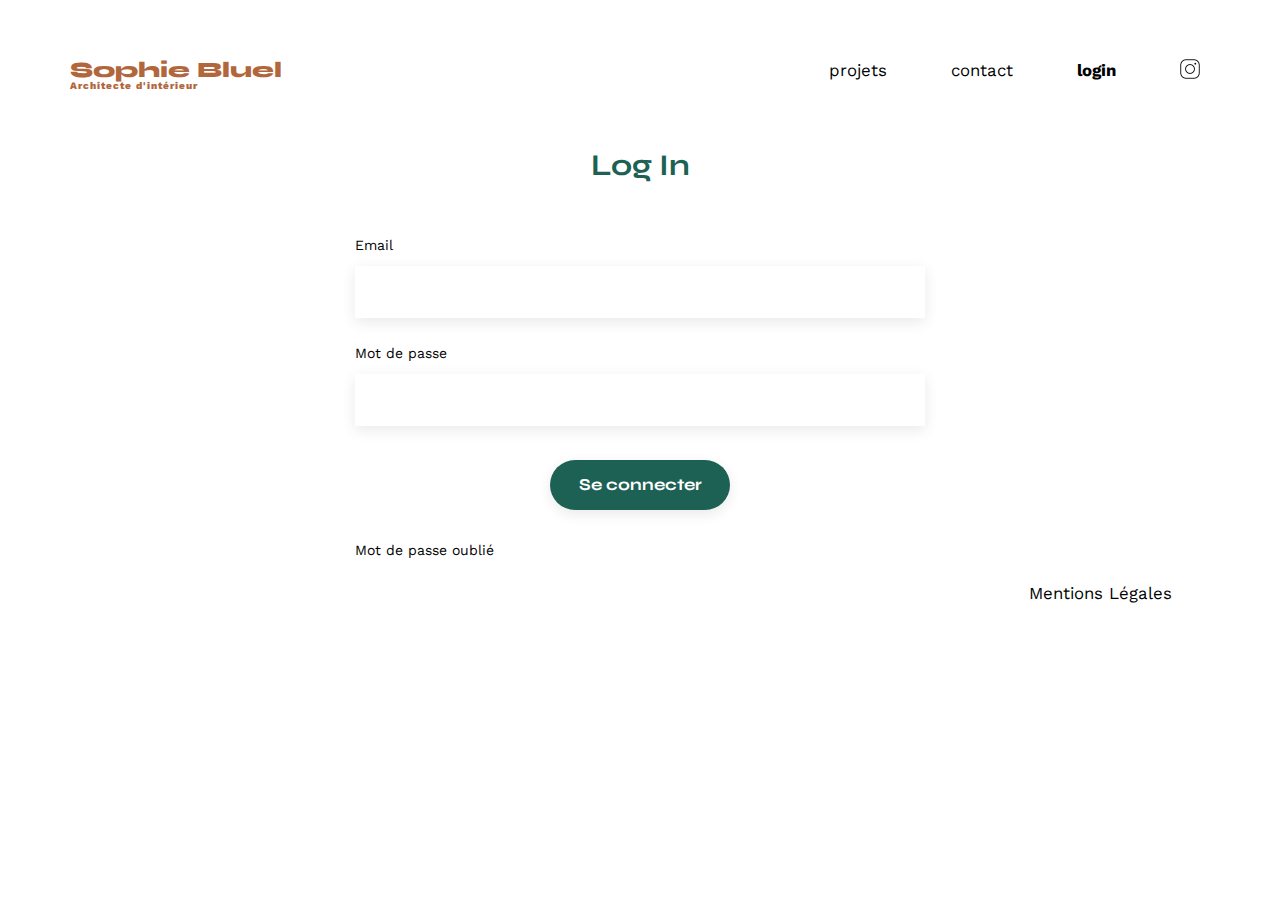
<file: login.html>
<!DOCTYPE html>
<html lang="fr">
  <head>
    <meta charset="UTF-8" />
    <title>Sophie Bluel - Architecte d'intérieur</title>
    <meta name="viewport" content="width=device-width, initial-scale=1.0" />
    <link rel="preconnect" href="https://fonts.googleapis.com" />
    <link rel="preconnect" href="https://fonts.gstatic.com" crossorigin />
    <link
      href="https://fonts.googleapis.com/css2?family=Syne:wght@700;800&family=Work+Sans&display=swap"
      rel="stylesheet"
    />
    <meta name="description" content="" />
    <link rel="stylesheet" href="./assets/style.css" />
    <script src="./assets/login.js"></script>
  </head>
  <body>
    <header>
      <h1>Sophie Bluel <span>Architecte d'intérieur</span></h1>
      <nav>
        <ul>
          <li><a href="index.html">projets</a></li>
          <li>contact</li>
          <li class="active"><a href="login.html">login</a></li>
          <li>
            <img
              class="logo"
              src="./assets/icons/instagram.png"
              alt="Instagram"
            />
          </li>
        </ul>
      </nav>
    </header>
    <main>
      <section id="contact">
        <h2>Log In</h2>
        <form action="#" method="post">
          <label for="email">Email</label>
          <input type="email" name="email" id="email" />
          <label for="password">Mot de passe</label>
          <input type="password" name="password" id="password" />
          <p id="error-message" class="hidden error-msg"></p>
          <input type="submit" value="Se connecter" />
          <p><a href="#">Mot de passe oublié</a></p>
        </form>
      </section>
    </main>

    <footer>
      <nav>
        <ul>
          <li>Mentions Légales</li>
        </ul>
      </nav>
    </footer>
  </body>
</html>
</file>
<file: assets/style.css>
/* http://meyerweb.com/eric/tools/css/reset/
   v2.0 | 20110126
   License: none (public domain)
*/

html,
body,
div,
span,
applet,
object,
iframe,
h1,
h2,
h3,
h4,
h5,
h6,
p,
blockquote,
pre,
a,
abbr,
acronym,
address,
big,
cite,
code,
del,
dfn,
em,
img,
ins,
kbd,
q,
s,
samp,
small,
strike,
strong,
sub,
sup,
tt,
var,
b,
u,
i,
center,
dl,
dt,
dd,
ol,
ul,
li,
fieldset,
form,
label,
legend,
table,
caption,
tbody,
tfoot,
thead,
tr,
th,
td,
article,
aside,
canvas,
details,
embed,
figure,
figcaption,
footer,
header,
hgroup,
menu,
nav,
output,
ruby,
section,
summary,
time,
mark,
audio,
video {
  margin: 0;
  padding: 0;
  border: 0;
  font-size: 100%;
  font: inherit;
  vertical-align: baseline;
}
/* HTML5 display-role reset for older browsers */
article,
aside,
details,
figcaption,
figure,
footer,
header,
hgroup,
menu,
nav,
section {
  display: block;
}
body {
  line-height: 1;
}
ol,
ul {
  list-style: none;
}
blockquote,
q {
  quotes: none;
}
blockquote:before,
blockquote:after,
q:before,
q:after {
  content: "";
  content: none;
}
table {
  border-collapse: collapse;
  border-spacing: 0;
}
/** end reset css**/
body {
  max-width: 1140px;
  margin: auto;
  font-family: "Work Sans";
  font-size: 14px;
}
header {
  display: flex;
  justify-content: space-between;
  margin: 59px 0;
}
section {
  margin: 50px 0;
}

h1 {
  display: flex;
  flex-direction: column;
  font-family: "Syne";
  font-size: 22px;
  font-weight: 800;
  color: #b1663c;
}

h1 > span {
  font-family: "Work Sans";
  font-size: 10px;
  letter-spacing: 0.1em;
}

h2 {
  font-family: "Syne";
  font-weight: 700;
  font-size: 30px;
  color: #1d6154;
}
nav ul {
  display: flex;
  align-items: center;
  list-style-type: none;
  gap: 44px;
}
nav li {
  padding: 0 10px;
  font-size: 1.2em;
}
nav li img.logo {
  height: 20px;
}
nav li.active {
  font-weight: bold;
}
a {
  text-decoration: none;
  color: black;
  cursor: pointer;
}
li:hover {
  color: #b1663c;
}
#introduction {
  display: flex;
  align-items: center;
}
#introduction figure {
  flex: 1;
}
#introduction img {
  display: block;
  margin: auto;
  width: 80%;
}

#introduction article {
  flex: 1;
}
#introduction h2 {
  margin-bottom: 1em;
}

#introduction p {
  margin-bottom: 0.5em;
  size: 14px;
  line-height: 16px;
}
#portfolio h2 {
  text-align: center;
}
.gallery {
  width: 100%;
  display: grid;
  grid-template-columns: 1fr 1fr 1fr;
  grid-column-gap: 20px;
  grid-row-gap: 20px;
}

.gallery img {
  width: 100%;
}
#contact {
  width: 50%;
  margin: auto;
}
#contact > * {
  text-align: center;
}
#contact h2 {
  margin-bottom: 20px;
}
#contact form {
  text-align: left;
  margin-top: 30px;
  display: flex;
  flex-direction: column;
}

#contact input {
  height: 50px;
  font-size: 1.2em;
  border: none;
  box-shadow: 0px 4px 14px rgba(0, 0, 0, 0.09);
}
#contact label {
  margin: 2em 0 1em 0;
}
#contact textarea {
  border: none;
  box-shadow: 0px 4px 14px rgba(0, 0, 0, 0.09);
}

input[type="submit"] {
  font-family: "Syne";
  font-weight: 700;
  color: white;
  background-color: #1d6154;
  margin: 2em auto;
  width: 180px;
  text-align: center;
  border-radius: 60px;
}

footer nav ul {
  display: flex;
  justify-content: flex-end;
  margin: 2em;
}

/* Custom style  */

.categories {
  display: flex;
  align-content: center;
  justify-content: center;
  align-items: center;
  gap: 10px;
  margin-bottom: 51px;
}

.category-item {
  padding: 5px 10px;
  border: 1px solid #1d6154;
  border-radius: 15px;
  color: #1d6154;
  font-family: "Syne";
}

.category-item.active {
  background-color: #1d6154;
  color: #fff;
}

/* Mode admin */

#topBar {
  background-color: black;
  color: white;
  padding: 10px;
  text-align: center;
  position: fixed;
  width: 100%;
  top: 0;
  left: 0;
  height: 35px;
  display: flex;
  align-items: center;
  justify-content: center;
}

/* Classes pour cacher et afficher*/

.hidden {
  display: none !important;
}

.visible {
  display: block;
}

.portofolio-header {
  display: flex;
  justify-content: center;
  align-items: center;
  margin-bottom: 51px;
  margin-top: 139px;
  gap: 30px;
}

/* Modale */

.modale {
  display: none; /* Masqué par défaut */
  position: fixed;
  z-index: 1; /* Au-dessus du contenu */
  left: 0;
  top: 0;
  width: 100%;
  height: 100%;
  overflow: auto; /* Défilement si nécessaire */
  background-color: rgb(0, 0, 0); /* Couleur de fond */
  background-color: rgba(0, 0, 0, 0.4); /* Couleur de fond avec opacité */
}

.modale-content {
  background-color: #fefefe;
  margin: 5% auto;
  padding: 20px;
  border: 1px solid #888;
  width: 80%;
  max-width: 630px;
  box-shadow: 0 5px 15px rgba(0, 0, 0, 0.3);
  position: relative;
  border-radius: 15px;
}

.close {
  color: #aaa;
  float: right;
  font-size: 28px;
  font-weight: bold;
}

.close:hover,
.close:focus {
  color: black;
  text-decoration: none;
  cursor: pointer;
}

#image-container {
  display: flex;
  flex-wrap: wrap;
  justify-content: flex-start;
  gap: 10px;
  border-bottom: 1px solid lightgray;
  padding-bottom: 65px;
  margin-bottom: 35px;
  margin-left: 40px;
}

#image-container img {
  margin: 10px;
  max-width: 80px;
  max-height: 100px;
  cursor: pointer;
}
#modale h2 {
  text-align: center;
  margin-bottom: 42px;
  margin-top: 60px;
  color: black;
  font-family: "Work Sans";
}
#ajouter {
  margin-top: 20px;
  font-size: 16px;
  cursor: pointer;
  padding: 5px 10px;
  border: 1px solid;
  border-radius: 15px;
  color: white;
  background-color: #1d6154;
  font-family: "Syne";
  width: 200px;
  display: block;
  margin: 0 auto;
  margin-top: 10px;
}

.photo-item {
  position: relative;
  width: calc(20% - 10px); /* 5 images par ligne */
  box-sizing: border-box;
  position: relative;
}

.photo-item img {
  width: 80px;
  height: 100px;
}

.delete-btn {
  position: absolute;
  top: 13px;
  right: 20px;
  background: url("./logo/trashcan.png") no-repeat center center;
  background-size: auto;
  background-color: black;
  border: none;
  cursor: pointer;
  border-radius: 2px;
  width: 17px;
  height: 17px;
  padding: 0;
  margin: 0;
}

/* Styles pour la deuxième modale */

.form-container {
  display: flex;
  flex-direction: column;
  align-items: center;
  gap: 20px;
}

.upload-label {
  display: flex;
  flex-direction: column;
  justify-content: center;
  align-items: center;
  text-align: center;
  background-color: #e8f1f6;
  border-radius: 3px;
  cursor: pointer;
  width: 420px;
  height: 169px;
}

.upload-label input[type="file"] {
  display: none; /* Masque l'input file */
}

.upload-label span {
  color: #306685;
  font-size: 16px;
  border: #306685 2px;
  border-radius: 50px;
  padding: 10px;
  background-color: #cbd6dc;
}

.form-container input[type="text"] {
  width: 100%;
  max-width: 400px;
  padding: 10px;
  border: 1px solid #ccc;
  border-radius: 4px;
  font-size: 16px;
}

#valider {
  background-color: #a7a7a7;
  padding: 10px 20px;
  border: none;
  border-radius: 15px;
  cursor: pointer;
  font-size: 16px;
  width: 237px;
  height: 36px;
  display: flex;
  justify-content: center;
  margin-top: 20px;
}

#valider:not(:disabled) {
  background-color: #1d6154;
}

.modale-content h2 {
  text-align: center;
  margin-bottom: 10px;
  margin-top: 40px;
  color: black;
  font-family: "Work Sans";
  font-weight: 400;
}
/* Styles pour la flèche de retour */
.back-arrow {
  color: #aaa;
  float: left;
  font-size: 28px;
  font-weight: bold;
  cursor: pointer;
  margin-right: 10px;
  font-family: "Gill Sans", "Gill Sans MT", Calibri, "Trebuchet MS", sans-serif;
}
.back-arrow:hover,
.back-arrow:focus {
  color: black;
  text-decoration: none;
}

.logo-image {
  width: 70px;
}

/* Styles pour la deuxième modale */
#modale-ajout-form {
  text-align: left;
  display: flex;
  flex-direction: column;
  align-items: center; /* Centrer les éléments */
}

#modale-ajout-form input,
#modale-ajout-form select {
  font-size: 1.2em;
  border: none;
  box-shadow: 0px 4px 14px rgba(0, 0, 0, 0.09);
  width: 100%;
  max-width: 420px;
  padding: 10px;
  margin-bottom: 20px; /*Espacement entre les champs*/
}

#modale-ajout-form select {
  -webkit-appearance: none; /* Enlever l'apparence par défaut sur WebKit */
  appearance: none; /* Enlever l'apparence par défaut sur les autres navigateurs */
  background: #fff
    url('data:image/svg+xml;utf8,<svg fill="%23000" height="24" viewBox="0 0 24 24" width="24" xmlns="http://www.w3.org/2000/svg"><path d="M7 10l5 5 5-5z"/></svg>')
    no-repeat right 10px center;
  background-size: 24px;
  border-radius: 5px;
  padding-right: 40px;
}

#modale-ajout-form label {
  margin: 2em 0 1em 0;
  align-self: flex-start; /* S'assurer que les labels sont alignés à gauche */
}

#modale-ajout-form textarea {
  border: none;
  box-shadow: 0px 4px 14px rgba(0, 0, 0, 0.09);
}

#modale-ajout-form button {
  margin-top: 20px; /* Ajouter de l'espace au-dessus du bouton */
  padding: 10px 20px;
  font-size: 1.2em;
  border: none;
  box-shadow: 0px 4px 14px rgba(0, 0, 0, 0.09);
  background-color: #a7a7a7; /* Couleur de fond */
  color: #fff; /* Couleur du texte */
  cursor: pointer;
  width: 200px; /* Largeur du bouton */
  text-align: center;
  align-self: center; /* Centrer le bouton */
  border-radius: 60px; /* Bordures arrondies */
}
#image-preview {
  display: none;
  width: 130px; /* Ajuste la largeur à 100% de son conteneur */
  height: 100%;
  object-fit: cover; /* Maintient les proportions de l'image et remplit la boîte */
}

#container {
  max-width: 420px;
  width: 100%;
}

.custom-select-container {
  display: flex;
  flex-direction: column;
}

.custom-select-container label {
  margin-bottom: 5px;
  font-size: 14px;
  color: #333;
}

.custom-select-container select {
  width: 100%;
  padding: 10px;
  font-size: 16px;
  border: 1px solid #ddd;
  border-radius: 8px;
  box-shadow: 0px 2px 4px rgba(0, 0, 0, 0.1);
  background-color: #fff;
  appearance: none;
  -webkit-appearance: none;
  -moz-appearance: none;
  height: 50px;
  max-width: 500px;
}
.preview-container {
  display: flex;
  align-items: center;
  flex-direction: column;
  gap: 10px;
}

.error-msg {
  color: red;
  text-align: center;
}
.margin {
  margin: 10px;
}

.line {
  border-bottom: 1px solid #a7a7a7;
  padding: 30px;
}
</file>
